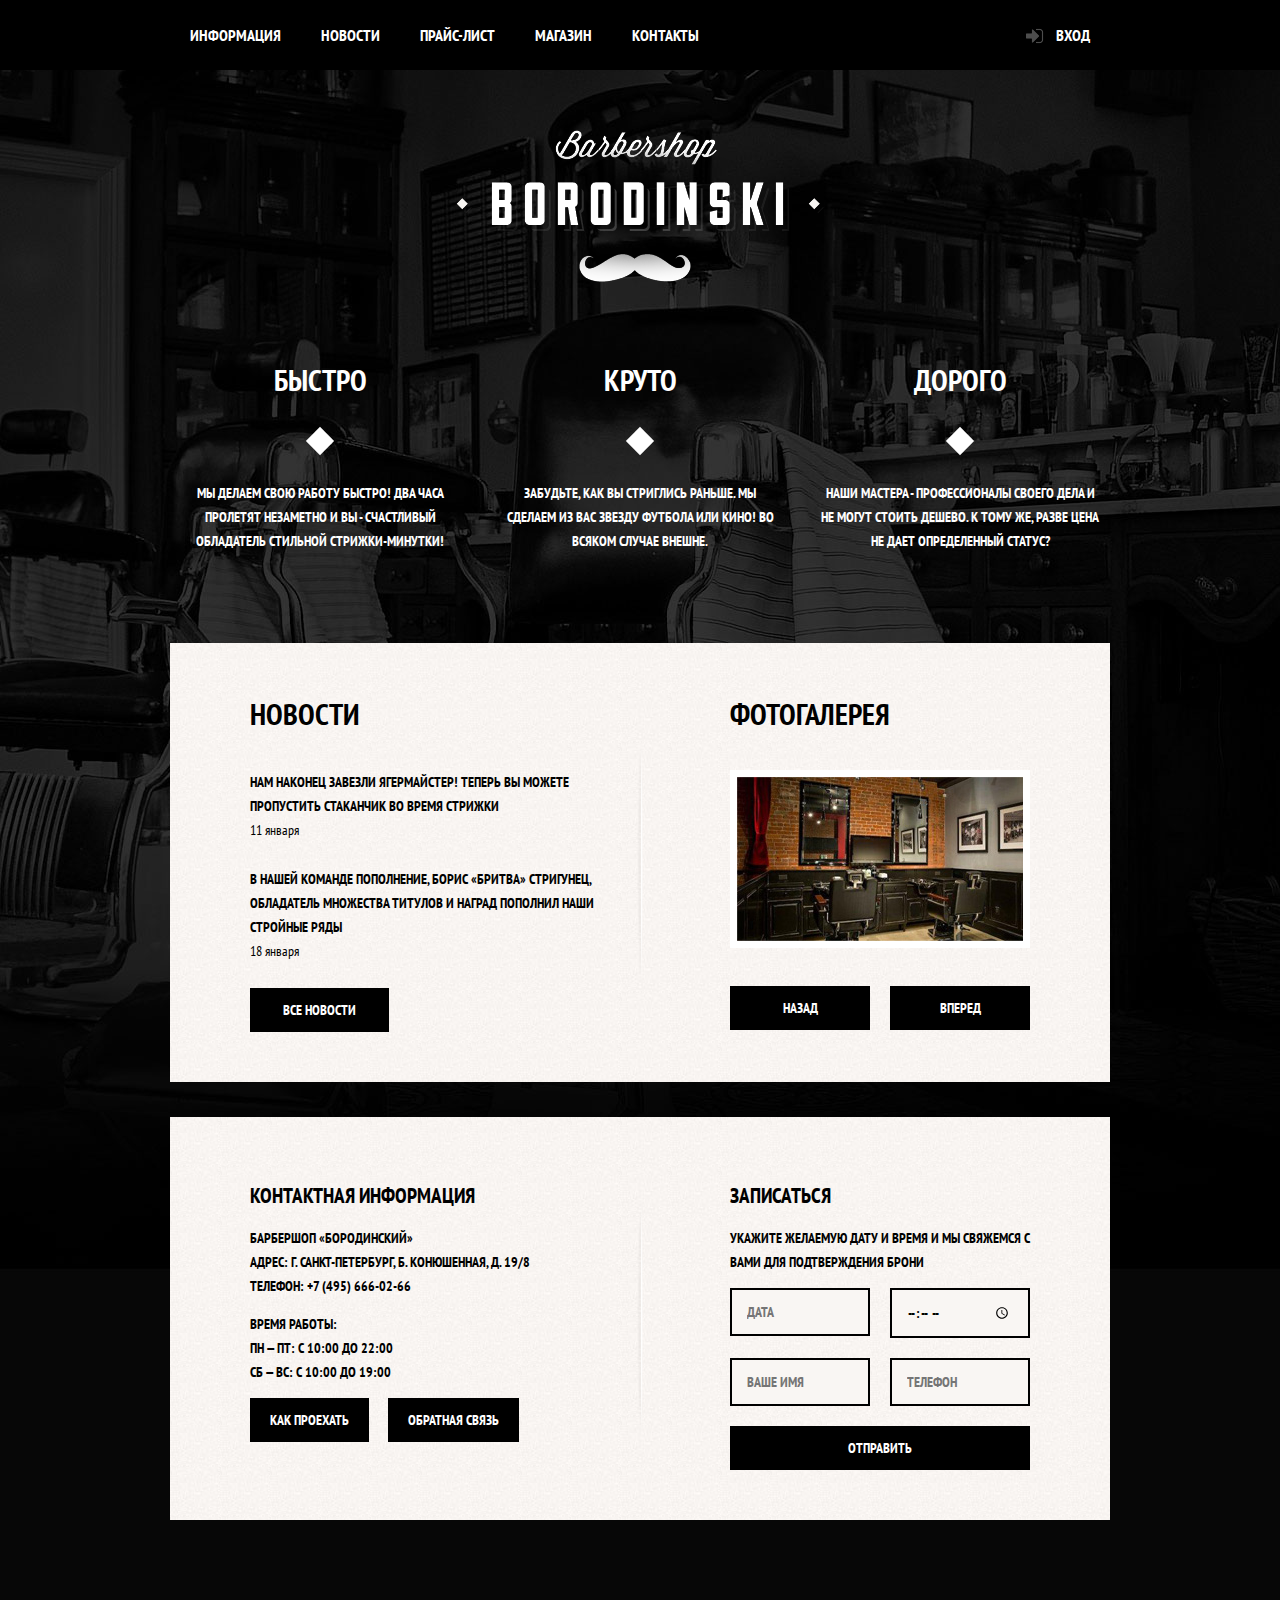
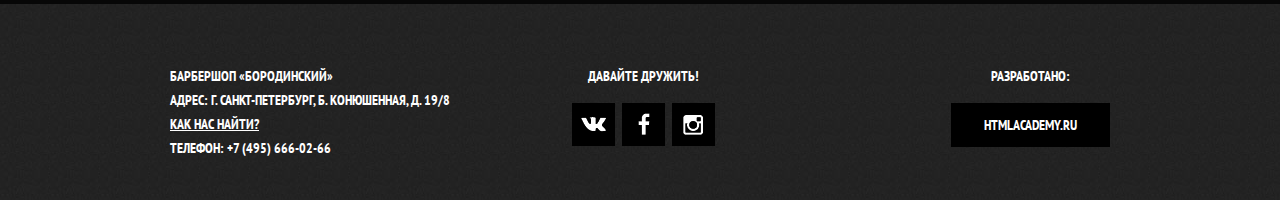
<file: index.html>
﻿<!DOCTYPE html>
<html>
  <head>
    <meta charset="utf-8">
	<link rel="stylesheet" href="css/normalize.css">
	<link rel="stylesheet" href="css/style.css" type="text/css">
	<link rel="stylesheet" href="https://fonts.googleapis.com/css?family=PT+Sans+Narrow:700&amp;subset=latin,cyrillic-ext">
    <title>Барбершоп «Бородинский»</title>
  </head>
	<body>
		<!-- Затемняющая шторка -->
		<div class="blind"></div> 
		<!--Хедер страницы -->
		<header class="main-header h">
			<div class="container c clearfix">
					<nav class="main-navigation y">
						<ul>
							<li><a href="index.html">Информация</a></li>
							<li><a href="#">Новости</a></li>
							<li><a href="price.html">Прайс-лист</a></li>
							<li><a href="shop.html">Магазин</a></li>
							<li><a href="#">Контакты</a></li>
						</ul>
					</nav>
					
					<div class="user-block y">
						<a class="login" href="form.html">Вход</a>  <!-- По клику открывается модальное окно с формой входа! -->
					</div>
			</div>
		</header>
		
		<!--Основная часть страницы -->
		<div class="container main-container h">
			<!--Логотип-->
			<div class="logo y">
				<a href="#"><img src="img/logo.png" width="368" height="152" alt="Барбершоп «Бородинский»"></a>
			</div>
			
			<!--Слоган из 3-х колонок -->
			<section class="slogan c clearfix">
				<div class="slogan-item y">
					<div class="slogan-title">Быстро</div>
					<p>Мы делаем свою работу быстро! Два часа пролетят незаметно и вы - счастливый обладатель стильной стрижки-минутки!</p>
				</div>
				
				<div class="slogan-item y">
					<div class="slogan-title">Круто</div>
					<p>Забудьте, как вы стриглись раньше. Мы сделаем из вас звезду футбола или кино! Во всяком случае внешне.</p>
				</div>
				
				<div class="slogan-item y">
					<div class="slogan-title">Дорого</div>
					<p>Наши мастера - профессионалы своего дела и не могут стоить дешево. К тому же, разве цена не дает определенный статус?</p>
				</div>
			</section>
			
			<!--Первое окно -->
			<div class="index-content c clearfix">
				<section class="index-content-column-left y">
					<h2 class="index-content-column-title">Новости</h2>
					<ul class="news">
						<li>
							<a href="#">Нам наконец завезли Ягермайстер! Теперь вы можете пропустить стаканчик во время стрижки</a><br>
							<time datetime="2013-09-25">11 января</time>
						</li>
						<li>
							<a href="#">В нашей команде пополнение, Борис «Бритва» Стригунец, обладатель множества титулов и наград пополнил наши стройные ряды</a><br>
							<time datetime="2013-09-19">18 января</time>
						</li>
					</ul>
					<a class="btn" href="#">Все новости</a>
				</section>
				
				<section class="index-content-column-right y">
					<h2 class="index-content-column-title">Фотогалерея</h2>
					<div class="gallery">
						<div class="gallery-image">
							<a href="#"><img src="img/caption.jpg" width="286" height="164" alt="Галерея"></a>   <!-- По клику открывается модальное окно с фотографией! -->
						</div>
						<button class="btn gallery-prev">Назад</button>
						<button class="btn gallery-next">Вперед</button>
					</div>
				</section>
			</div>
			
			<!--Второе окно -->
			<div class="index-content c clearfix">
				<section class="index-content-column-left y">
					<div class="main-contacts">
						<h2>Контактная информация</h2>
						<p>
							Барбершоп «Бородинский»<br>
							Адрес: г. Санкт-Петербург, Б. Конюшенная, д. 19/8<br>
							Телефон: +7 (495) 666-02-66
						</p>
						<p>
							Время работы:<br>
							пн — пт: с 10:00 до 22:00<br>
							сб — вс: с 10:00 до 19:00
						</p>
						<a class="btn open-map" href="map.html">Как проехать</a>
						<a class="btn" href="#">Обратная связь</a>
					</div>
				</section>
				
				<section class="index-content-column-right y">
					<div class="form">
						<h2>Записаться</h2>
						<p>Укажите желаемую дату и время и мы свяжемся с вами для подтверждения брони</p>
						<form action="/..." method="post">        <!--Вставь полный или относительный путь к серверному файлу (URL) -->
							<input type="data" name="data" value="" placeholder="Дата">
							<input type="time" name="time" value="" placeholder="Время">
							<input type="text" name="name" value="" placeholder="Ваше имя">
							<input type="tel" name="phone" value="" placeholder="Телефон">
							<button type="submit" class="btn">Отправить</button>
						</form>
					</div>
				</section>
			</div>
		</div>
		
		<!--Футер страницы -->
		<footer class="main-footer h">
			<div class="container c clearfix">
				<div class="footer-contacts y">
							Барбершоп «Бородинский»<br>
							Адрес: г. Санкт-Петербург, Б. Конюшенная, д. 19/8<br>
							<a class="open-map" href="map.html">Как нас найти?</a><br>
							Телефон: +7 (495) 666-02-66
				</div>
				
				<div class="footer-social y">
					<p>Давайте дружить!</p>
					<a class="social-btn social-btn-vk" href="#"></a>
					<a class="social-btn social-btn-fb" href="#"></a>
					<a class="social-btn social-btn-inst" href="#"></a>
				</div>
				
				<div class="footer-copyright y">
					<p>Разработано:</p>
					<a href="#" class="btn">HTMLAcademy.ru</a>       <!--Копирайт (сайт разрабов) -->
				</div>
			</div>
		</footer>
		
		<!-- Всплывающее модальное окно Вход-->
		<div class="modal-window">
			<!-- Кнопка Закрыть-->
			<div class="modal-window-close">
				закрыть
			</div>
			
			<h2>Личный кабинет</h2>
			<p>Введите пожалуйста свой логин и пароль</p>
			<form class="login-form" action="/echo" method="post">
				<input type="text" name="login" class="icon-user" placeholder="Логин" required>
				<input type="password" name="password" class="icon-password" placeholder="Пароль" required><br>
				<input type="checkbox" name="remember" id="remember-me" checked>
				<label for="remember-me">Запомните меня</label>
				<a href="#" class="restore">Я забыл пароль!</a>
				<button type="submit" class="btn">Войти</button>
			</form>
		</div>
		
		<!-- Всплывающее модальное окно Карта-->
		<div class="modal-content-map">
			<div class="modal-content-close">закрыть</div>
			<div class="modal-container">
				<div id="map" class="map-image">
				</div>
			</div>
		</div>

		<script src="js/script.js"></script>
		<script type="text/javascript" charset="utf-8" async src="https://api-maps.yandex.ru/services/constructor/1.0/js/?sid=y2CGXugQH0MIOYEFrCMbbpvY8io7dJtM&width=766&height=561&lang=ru_RU&sourceType=constructor&scroll=true&id=map"></script>

	</body>
  </html>
</file>
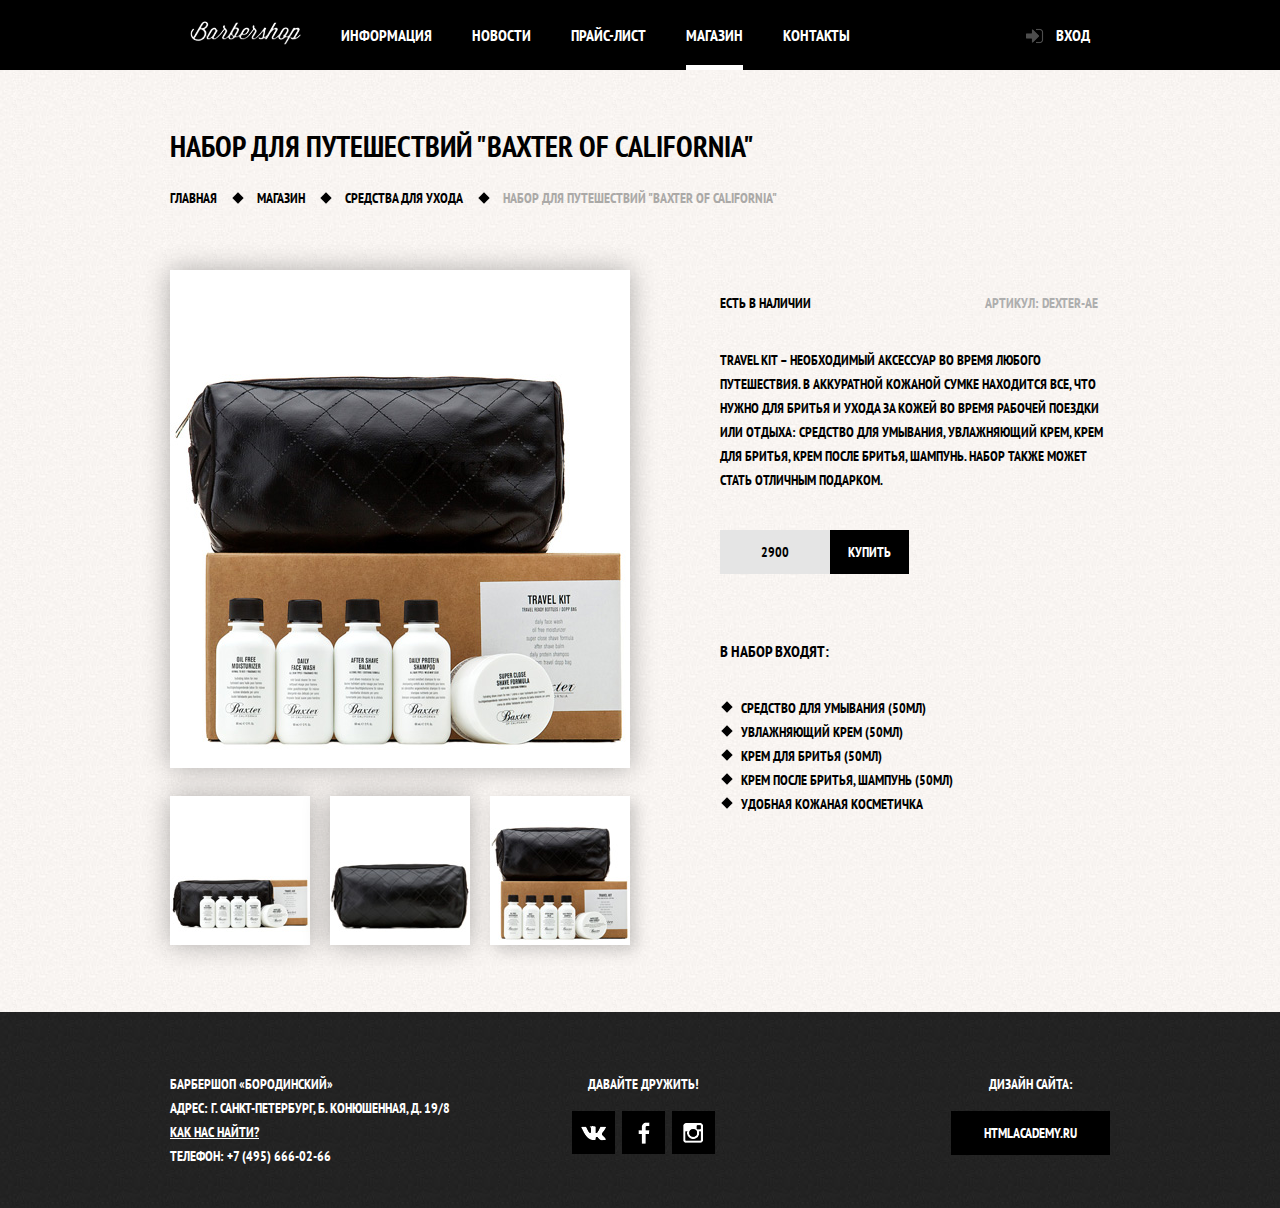
<file: item.html>
﻿<!DOCTYPE html>
<html>
  <head>
    <meta charset="utf-8">
	<link rel="stylesheet" href="css/normalize.css">
	<link rel="stylesheet" href="css/style.css" type="text/css">
	<link rel="stylesheet" href="https://fonts.googleapis.com/css?family=PT+Sans+Narrow:700&amp;subset=latin,cyrillic-ext">
    <title>Барбершоп "Страница товара" (item)</title>
  </head>
	<body class="item">
		<!-- Затемняющая шторка -->
		<div class="blind"></div> 
		<!--Хедер страницы -->
		<header class="main-header">
			<div class="container clearfix">
					<nav class="main-navigation">
						<ul>
							<li><a href="index.html"><img src="img/logo_header.png" width="111" height="24" alt="Логотип Барбершопа"></a></li>
							<li><a href="#">Информация</a></li>
							<li><a href="#">Новости</a></li>
							<li><a href="price.html">Прайс-лист</a></li>
							<li class="active"><a href="shop.html">Магазин</a></li>
							<li><a href="#">Контакты</a></li>
						</ul>
					</nav>
					
					<div class="user-block">
						<a class="login" href="form.html">Вход</a>  <!-- По клику открывается модальное окно с формой входа! -->
					</div>
			</div>
		</header>
		
		<!--Основная часть страницы -->
		<div class="container main-container clearfix">
			<!-- Заголовок -->
			<h1>Набор для путешествий "Baxter of California"</h1>

			
			<!-- Пагинатор местоположения страницы -->
			<div class="bread_crumbs">
				<ul>
					<li><a href="index.html">Главная</a></li>
					<li><a href="shop.html">Магазин</a></li>
					<li><a href="#">Средства для ухода</a></li>
					<li class="active"><a>Набор для путешествий "Baxter of California"</a></li>
				</ul>
			</div>
				
			<!-- Фото слайды -->
			<div class="content">
				<section class="content-column-left">
					<p class="main_caption">
						<img id="largeImg" src="img/big_image.jpeg" width="460" height="498" alt="BigImage">
					</p>
					<ul class="miniatures"  id="thumbs">
						<li class="caption">
							<a href="img/big_image_3.jpg" title="Image3"><img src="img/small_image_3.jpeg" width="140" height="149" alt="SmallImage1"></a>
						</li>
						<li class="caption">
							<a href="img/big_image_2.jpg" title="Image2"><img src="img/small_image_2.jpeg" width="140" height="149" alt="SmallImage2"></a>
						</li>
						<li class="caption">
							<a href="img/big_image.jpeg" title="Image1"><img src="img/small_image.jpeg" width="140" height="149" alt="SmallImage3"></a>
						</li>
					</ul>
				</section>
			</div>
				
			<!-- Текстовый блок справа-->
			<article class="content-column-right">
				<div class="text_box">
					<div class="footnotes clearfix">
						<div class="art">Артикул: Dexter-AE</div>
						<div class="availability clearfix">Есть в наличии</div>  <!-- Заменить имя класса (дибильное). Вместо div нужно по ТЗ - p -->
					</div>
					<p>Travel Kit – необходимый аксессуар во время любого путешествия. В аккуратной кожаной сумке находится все, что нужно для бритья и ухода за кожей во время рабочей поездки или отдыха: средство для умывания, увлажняющий крем, крем для бритья, крем после бритья, шампунь. Набор также может стать отличным подарком.</p>
					<div class="price">2900
					</div>
					<div class="btn">Купить
					</div>
					<h3>В набор входят:</h3>
					<ul class="list">
						<li>Средство для умывания (50мл)</li>
						<li>Увлажняющий крем (50мл)</li>
						<li>Крем для бритья (50мл)</li>
						<li>Крем после бритья, шампунь (50мл)</li>
						<li>Удобная кожаная косметичка</li>
					</ul>
				</div>
			</article>
			
		</div>
		
		<!--Футер страницы -->
		<footer class="main-footer">
			<div class="container c clearfix">
				<div class="footer-contacts">
							Барбершоп «Бородинский»<br>
							Адрес: г. Санкт-Петербург, Б. Конюшенная, д. 19/8<br>
							<a class="open-map" href="map.html">Как нас найти?</a><br>
							Телефон: +7 (495) 666-02-66
				</div>
				
				<div class="footer-social">
					<p>Давайте дружить!</p>
					<a class="social-btn social-btn-vk" href="#"></a>
					<a class="social-btn social-btn-fb" href="#"></a>
					<a class="social-btn social-btn-inst" href="#"></a>
				</div>
				
				<div class="footer-copyright">
					<p>Дизайн сайта:</p>
					<a href="#" class="btn">HTMLAcademy.ru</a>       <!--Копирайт (сайт разрабов) -->
				</div>
			</div>
		</footer>
		
		<!-- Всплывающее модальное окно Вход-->
		<div class="modal-window">
			<!-- Кнопка Закрыть-->
			<div class="modal-window-close">
				закрыть
			</div>
			
			<h2>Личный кабинет</h2>
			<p>Введите пожалуйста свой логин и пароль</p>
			<form class="login-form" action="/echo" method="post">
				<input type="text" name="login" class="icon-user" placeholder="Логин" required>
				<input type="password" name="password" class="icon-password" placeholder="Пароль" required><br>
				<input type="checkbox" name="remember" id="remember-me" checked>
				<label for="remember-me">Запомните меня</label>
				<a href="#" class="restore">Я забыл пароль!</a>
				<button type="submit" class="btn">Войти</button>
			</form>
		</div>
		
		<!-- Всплывающее модальное окно Карта-->
		<div class="modal-content-map">
			<div class="modal-content-close">закрыть</div>
			<div class="modal-container">
				<div id="map" class="map-image">
				</div>
			</div>
		</div>
		
		<script src="js/script.js"></script>
		<script type="text/javascript" charset="utf-8" async src="https://api-maps.yandex.ru/services/constructor/1.0/js/?sid=y2CGXugQH0MIOYEFrCMbbpvY8io7dJtM&width=766&height=561&lang=ru_RU&sourceType=constructor&scroll=true&id=map"></script>
		
	</body>
  </html>
</file>
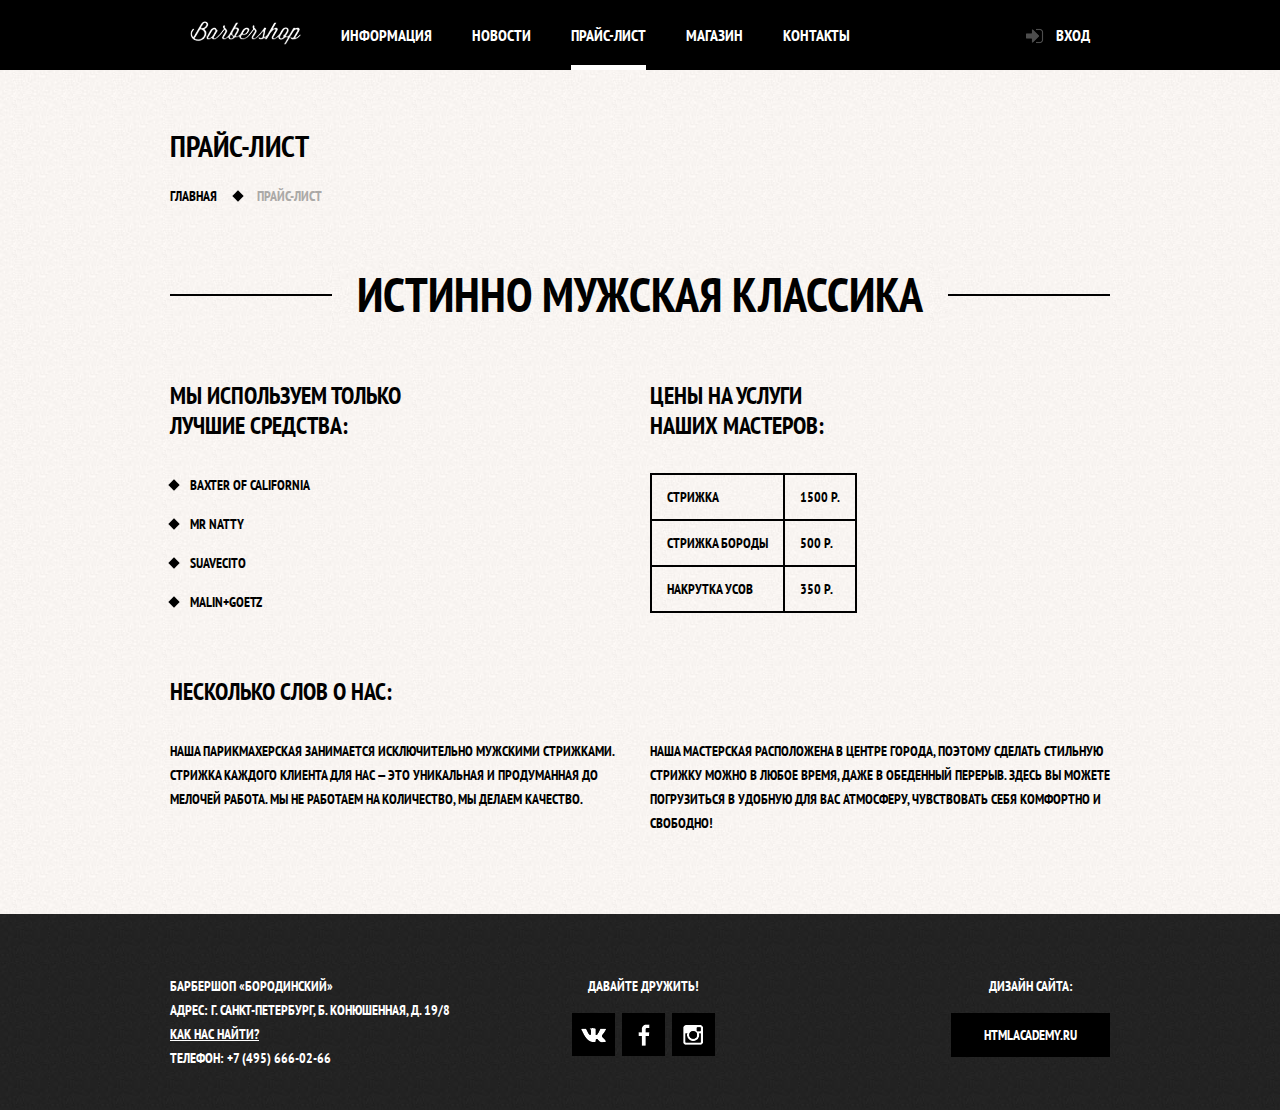
<file: price.html>
﻿<!DOCTYPE html>
<html>
  <head>
    <meta charset="utf-8">
	<link rel="stylesheet" href="css/normalize.css">
	<link rel="stylesheet" href="css/style.css" type="text/css">
	<link rel="stylesheet" href="https://fonts.googleapis.com/css?family=PT+Sans+Narrow:700&amp;subset=latin,cyrillic-ext">
    <title>Барбершоп Прайс-лист (inner_page)</title>
  </head>
	<body class="inner_page">
		<!-- Затемняющая шторка -->
		<div class="blind"></div> 
		<!--Хедер страницы -->
		<header class="main-header">
			<div class="container clearfix">
					<nav class="main-navigation">
						<ul>
							<li><a href="index.html"><img src="img/logo_header.png" width="111" height="24" alt="Логотип Барбершопа"></a></li>
							<li><a href="#">Информация</a></li>
							<li><a href="#">Новости</a></li>
							<li class="active"><a href="price.html">Прайс-лист</a></li>
							<li><a href="shop.html">Магазин</a></li>
							<li><a href="#">Контакты</a></li>
						</ul>
					</nav>
					
					<div class="user-block">
						<a class="login" href="form.html">Вход</a>  <!-- По клику открывается модальное окно с формой входа! -->
					</div>
			</div>
		</header>
		
		<!--Основная часть страницы -->
		<div class="container main-container">
			<!-- Заголовок внутренней странички -->
			<div class="inner-page-title">
				<h1>Прайс-лист</h1>
					
				<!-- Пагинатор местоположения страницы -->
				<div class="bread_crumbs">
					<ul>
						<li><a href="#">Главная</a></li>
						<li class="active"><a>Прайс-лист</a></li>
					</ul>
				</div>
			</div>
			
			<!-- Основной контент внутренней странички-->
			<div class="inner-content">
				
				<div class="big-header">		<!-- Заголовок -->
					<h2>Истинно мужская классика</h2>
				</div>
          
				<div class="inner-content-columns clearfix">	<!-- Первый блок из двух колонок (список и таблица) -->
					<div class="inner-content-column-left">
						<h2>Мы используем только<br> лучшие средства:</h2>
						<ul class="list-1">
							<li>Baxter of California</li>
							<li>Mr Natty</li>
							<li>Suavecito</li>
							<li>Malin+Goetz</li>
						</ul>
					</div>
					<div class="inner-content-column-right">
						<h2>Цены на услуги<br> наших мастеров:</h2>
						<table class="price-table">
							<tr>
								<td>Стрижка</td>
								<td>1500 р.</td>
							</tr>
							<tr>
								<td>Стрижка бороды</td>
								<td>500 Р.</td>
							</tr>
							<tr>
								<td>Накрутка усов</td>
								<td>350 р.</td>
							</tr>
						</table>
					</div>
				</div>
				
				<div class="inner-content-columns clearfix">	<!-- Второй блок из двух колонок (текст) -->
					<h2>Несколько слов о нас:</h2>
					<div class="inner-content-column-left">
						<p class="block-text">Наша парикмахерская занимается исключительно мужскими стрижками. Стрижка каждого клиента для нас — это уникальная и продуманная до мелочей работа. Мы не работаем на количество, мы делаем качество.</p>
					</div>
					<div class="inner-content-column-right">
						<p class="block-text">Наша мастерская расположена в центре города, поэтому сделать стильную стрижку можно в любое время, даже в обеденный перерыв. Здесь вы можете погрузиться в удобную для вас атмосферу, чувствовать себя комфортно и свободно!</p>
					</div>
				</div>
			</div>
		</div>
		
		<!--Футер страницы -->
		<footer class="main-footer">
			<div class="container c clearfix">
				<div class="footer-contacts">
							Барбершоп «Бородинский»<br>
							Адрес: г. Санкт-Петербург, Б. Конюшенная, д. 19/8<br>
							<a class="open-map" href="map.html">Как нас найти?</a><br>
							Телефон: +7 (495) 666-02-66
				</div>
				
				<div class="footer-social">
					<p>Давайте дружить!</p>
					<a class="social-btn social-btn-vk" href="#"></a>
					<a class="social-btn social-btn-fb" href="#"></a>
					<a class="social-btn social-btn-inst" href="#"></a>
				</div>
				
				<div class="footer-copyright">
					<p>Дизайн сайта:</p>
					<a href="#" class="btn">HTMLAcademy.ru</a>       <!--Копирайт (сайт разрабов) -->
				</div>
			</div>
		</footer>
		
		<!-- Всплывающее модальное окно Вход-->
		<div class="modal-window">
			<!-- Кнопка Закрыть-->
			<div class="modal-window-close">
				закрыть
			</div>
			
			<h2>Личный кабинет</h2>
			<p>Введите пожалуйста свой логин и пароль</p>
			<form class="login-form" action="/echo" method="post">
				<input type="text" name="login" class="icon-user" placeholder="Логин" required>
				<input type="password" name="password" class="icon-password" placeholder="Пароль" required><br>
				<input type="checkbox" name="remember" id="remember-me" checked>
				<label for="remember-me">Запомните меня</label>
				<a href="#" class="restore">Я забыл пароль!</a>
				<button type="submit" class="btn">Войти</button>
			</form>
		</div>
		
		<!-- Всплывающее модальное окно Карта-->
		<div class="modal-content-map">
			<div class="modal-content-close">закрыть</div>
			<div class="modal-container">
				<div id="map" class="map-image">
				</div>
			</div>
		</div>
		
		<script src="js/script.js"></script>
		<script type="text/javascript" charset="utf-8" async src="https://api-maps.yandex.ru/services/constructor/1.0/js/?sid=y2CGXugQH0MIOYEFrCMbbpvY8io7dJtM&width=766&height=561&lang=ru_RU&sourceType=constructor&scroll=true&id=map"></script>

	</body>
  </html>
</file>
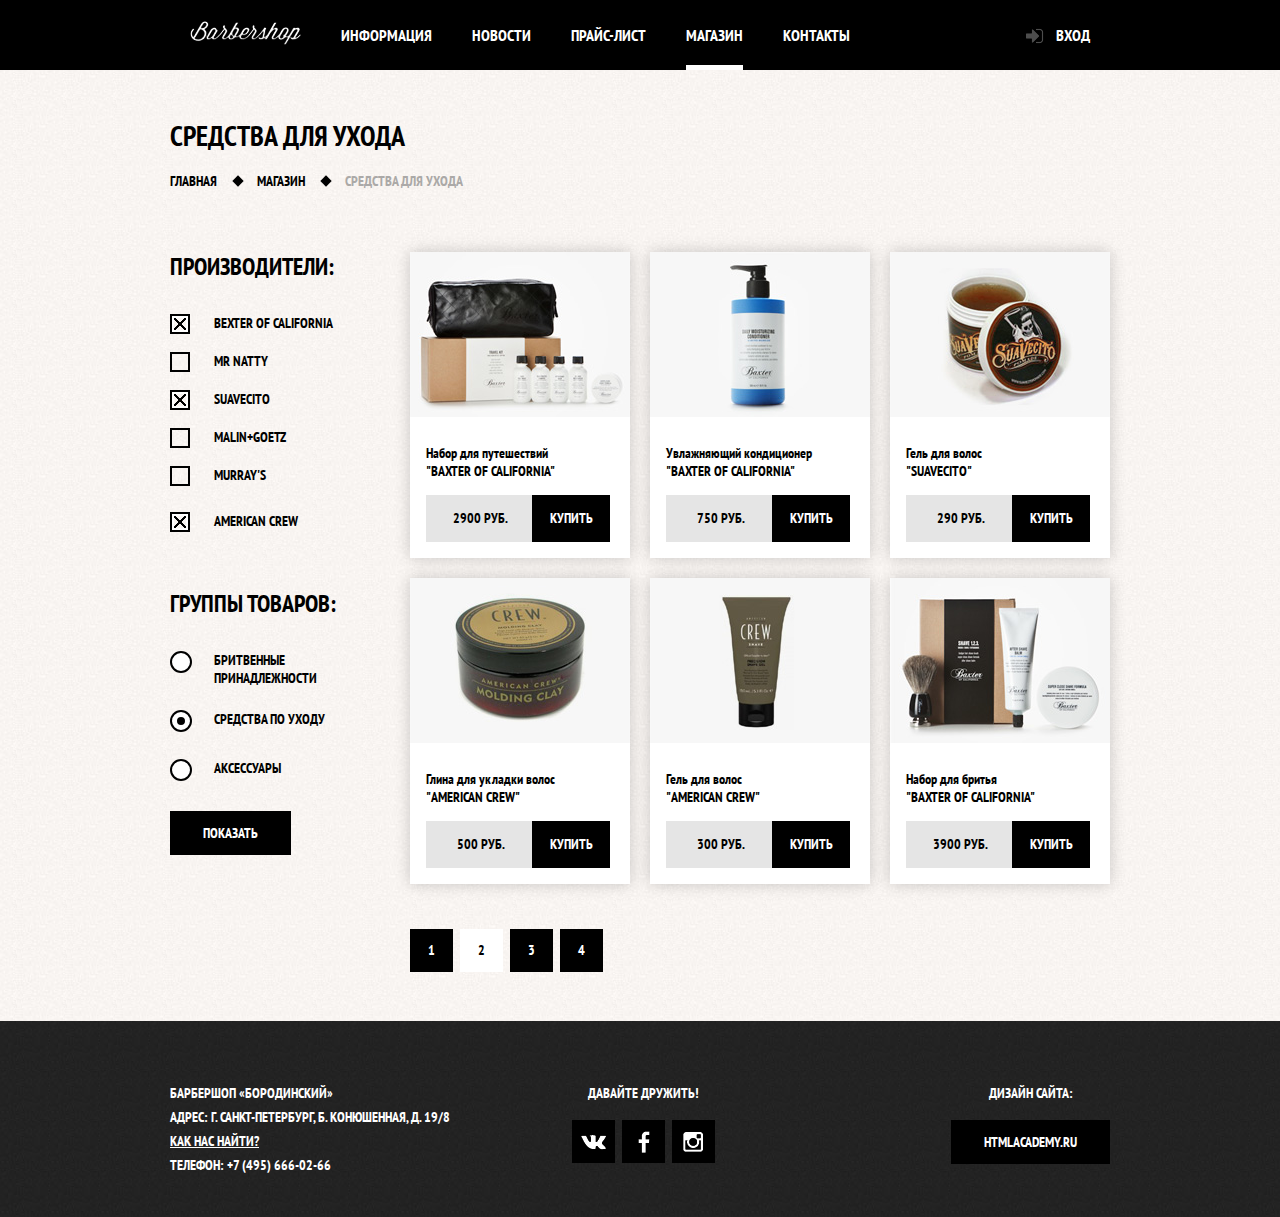
<file: shop.html>
﻿<!DOCTYPE html>
<html>
  <head>
    <meta charset="utf-8">
	<link rel="stylesheet" href="css/normalize.css">
	<link rel="stylesheet" href="css/style.css" type="text/css">
	<link rel="stylesheet" href="https://fonts.googleapis.com/css?family=PT+Sans+Narrow:700&amp;subset=latin,cyrillic-ext">
    <title>Барбершоп "Магазин" (shop)</title>
  </head>
	<body class="shop">
		<!-- Затемняющая шторка -->
		<div class="blind"></div> 
		<!--Хедер страницы -->
		<header class="main-header">
			<div class="container clearfix">
					<nav class="main-navigation">
						<ul>
							<li><a href="index.html"><img src="img/logo_header.png" width="111" height="24" alt="Логотип Барбершопа"></a></li>
							<li><a href="#">Информация</a></li>
							<li><a href="#">Новости</a></li>
							<li><a href="price.html">Прайс-лист</a></li>
							<li class="active"><a href="shop.html">Магазин</a></li>
							<li><a href="#">Контакты</a></li>
						</ul>
					</nav>
					
					<div class="user-block">
						<a class="login" href="form.html">Вход</a>  <!-- По клику открывается модальное окно с формой входа! -->
					</div>
			</div>
		</header>
		
		<!--Основная часть страницы -->
		<div class="container clearfix">
			<!-- Заголовок -->
			<h1>Средства для ухода</h1>

			
			<!-- Пагинатор местоположения страницы -->
			<div class="bread_crumbs">
				<ul>
					<li><a href="index.html">Главная</a></li>
					<li><a href="#">Магазин</a></li>
					<li><a class="active" href="#">Средства для ухода</a></li>
				</ul>
			</div>
				
			<!-- Форма выбора категорий товара -->
			<div class="left-part-form">
				<form action="/echo" method="post">
					<!-- Блок Производители (чекбоксы) -->
					<fieldset class="group-inputs">
						<legend>Производители:</legend>
							<input type="checkbox" id="check01" name="checkbox" value="" checked>
							<label for="check01">Bexter of California</label>
							<input type="checkbox" id="check02" name="checkbox" value="">
							<label for="check02">Mr Natty</label>
							<input type="checkbox" id="check03" name="checkbox" value="" checked>
							<label for="check03">Suavecito</label>
							<input type="checkbox" id="check04" name="checkbox" value="">
							<label for="check04">Malin+Goetz</label>
							<input type="checkbox" id="check05" name="checkbox" value="">
							<label for="check05">Murray's</label>
							<input type="checkbox" id="check06" name="checkbox" value="" checked>
							<label for="check06">American crew</label>
					</fieldset>
						
					<!-- Блок Группы товаров (радиобаттоны) -->
					<fieldset class="group-inputs">
						<legend>Группы товаров:</legend>
							<input type="radio" name="radiobutton" id="shaving_accessories">
							<label for="shaving_accessories">Бритвенные принадлежности</label>
							<input type="radio" name="radiobutton" id="care_products" checked>
							<label for="care_products">Средства по уходу</label>
							<input type="radio" name="radiobutton" id="accessories">
							<label for="accessories">Аксессуары</label>
					</fieldset>	
					
					<button type="submit" class="btn">Показать</button>
				</form>
			</div>
				
			<!-- Основная часть -->
			<div class="right-part-items clearfix">
				<div class="product-group clearfix">
					<article class="product-item">
						<a class="card" href="item.html">
							<img src="img/picture_1.jpg" width="220" height="165" alt="Товар 1">
							<h2>Набор для путешествий<br><span>"Baxter of California"</span></h2>
						</a>
						<div class="price">
							2900 руб.
						</div>
						<div class="buy">
							Купить
						</div>
					</article>
					
					<article class="product-item">
						<a class="card" href="#">
							<img src="img/picture_2.jpeg" width="220" height="165" alt="Товар 2">
							<h2>Увлажняющий кондиционер<br><span>"Baxter of California"</span></h2>
						</a>
						<div class="price">
							750 руб.
						</div>
						<div class="buy">
							Купить
						</div>
					</article>
					
					<article class="product-item">
						<a class="card" href="#">
							<img src="img/picture_3.jpeg" width="220" height="165" alt="Товар 3">
							<h2>Гель для волос<br><span>"Suavecito"</span></h2>
						</a>
						<div class="price">
							290 руб.
						</div>
						<div class="buy">
							Купить
						</div>
					</article>
					
					<article class="product-item">
						<a class="card" href="#">
							<img src="img/picture_4.jpeg" width="220" height="165" alt="Товар 4">
							<h2>Глина для укладки волос<br><span>"American Crew"</span></h2>
						</a>
						<div class="price">
							500 руб.
						</div>
						<div class="buy">
							Купить
						</div>
					</article>
					
					<article class="product-item">
						<a class="card" href="#">
							<img src="img/picture_5.jpeg" width="220" height="165" alt="Товар 5">
							<h2>Гель для волос<br><span>"American Crew"</span></h2>
						</a>
						<div class="price">
							300 руб.
						</div>
						<div class="buy">
							Купить
						</div>
					</article>
					
					<article class="product-item">
						<a class="card" href="#">
							<img src="img/picture_6.jpeg" width="220" height="165" alt="Товар 6">
							<h2>Набор для бритья<br><span>"Baxter of California"</span></h2>
						</a>
						<div class="price">
							3900 руб.
						</div>
						<div class="buy">
							Купить
						</div>
					</article>
				</div>
				
				<!-- Пагинатор страниц -->
				<div class="paginator">
					<ul class="paginator-list">
						<li class="btn"><a href="#">1</a></li>
						<li class="active btn"><a href="#">2</a></li>
						<li class="btn"><a href="#">3</a></li>
						<li class="btn"><a href="#">4</a></li>
					</ul>
				</div>
			</div>
			
		</div>
		
		<!--Футер страницы -->
		<footer class="main-footer">
			<div class="container c clearfix">
				<div class="footer-contacts">
							Барбершоп «Бородинский»<br>
							Адрес: г. Санкт-Петербург, Б. Конюшенная, д. 19/8<br>
							<a class="open-map" href="map.html">Как нас найти?</a><br>
							Телефон: +7 (495) 666-02-66
				</div>
				
				<div class="footer-social">
					<p>Давайте дружить!</p>
					<a class="social-btn social-btn-vk" href="#"></a>
					<a class="social-btn social-btn-fb" href="#"></a>
					<a class="social-btn social-btn-inst" href="#"></a>
				</div>
				
				<div class="footer-copyright">
					<p>Дизайн сайта:</p>
					<a href="#" class="btn">HTMLAcademy.ru</a>       <!--Копирайт (сайт разрабов) -->
				</div>
			</div>
		</footer>
		
		<!-- Всплывающее модальное окно Вход-->
		<div class="modal-window">
			<!-- Кнопка Закрыть-->
			<div class="modal-window-close">
				закрыть
			</div>
			
			<h2>Личный кабинет</h2>
			<p>Введите пожалуйста свой логин и пароль</p>
			<form class="login-form" action="/echo" method="post">
				<input type="text" name="login" class="icon-user" placeholder="Логин" required>
				<input type="password" name="password" class="icon-password" placeholder="Пароль" required><br>
				<input type="checkbox" name="remember" id="remember-me" checked>
				<label for="remember-me">Запомните меня</label>
				<a href="#" class="restore">Я забыл пароль!</a>
				<button type="submit" class="btn">Войти</button>
			</form>
		</div>
		
		<!-- Всплывающее модальное окно Карта-->
		<div class="modal-content-map">
			<div class="modal-content-close">закрыть</div>
			<div class="modal-container">
				<div id="map" class="map-image">
				</div>
			</div>
		</div>
		
		<script src="js/script.js"></script>
		<script type="text/javascript" charset="utf-8" async src="https://api-maps.yandex.ru/services/constructor/1.0/js/?sid=y2CGXugQH0MIOYEFrCMbbpvY8io7dJtM&width=766&height=561&lang=ru_RU&sourceType=constructor&scroll=true&id=map"></script>
		
	</body>
  </html>
</file>
<file: css/style.css>
﻿body {						/* Данные, общие для всей странички */
	font-size: 14px;
	line-height: 24px;
	font-family: "PT Sans Narrow", sans-serif;
	font-weight: 700;
	text-transform: uppercase;
	color: #fff;
	min-width: 960px;
	background: #111 url("../img/bg2.jpeg") no-repeat center top;
}

body.shop, body.item, body.inner_page {					/* Тело внутренних страниц */
	background: #f8f5f2 url("../img/block_bg.jpeg") repeat center top;
	color: #000;
}

.shop .main-footer, .item .main-footer, .inner_page .main-footer {		/* Футер внутренних страниц */
	background: #252525 url("../img/footer_bg.jpeg");
	color: #fff;
}

.container {         /* Общий контейнер шириной 940px */
	width: 940px;
	margin: 0 auto;
	padding: 0 10px;
}

.main-container {
	margin: 45px auto;
	margin-bottom: 84px;
	padding: 0 10px;
}

.clearfix:after {    /* Класс CLEARFIX */
	content: "";
	display: table;
	clear: both;
}

/* Хедер ----------------------------------------------------------*/
.main-header {          /* Хедер */
	margin-top: 0px;
	margin-bottom: 60px;
	background: #000;
}

.main-navigation {     /* Меню хедера */
	float: left;
	width: 810px;
}

.user-block {          /* Пользовательский блок */
	float: right;
	max-width: 140px;
}

.main-navigation ul {   /* Список меню хедера */
	margin: 0;
	padding: 0;
	font-size: 0;  /* борьба с пробелами в инлайн-блоках! */
	list-style: none;
}

.main-navigation li {    /* Элементы списка меню хедера */
	display: inline-block;
	font-size: 16px;
	line-height: 20px;
	vertical-align: top;
}

.main-navigation a {    /* Ссылки в меню хедера */
	display: block;
	padding: 25px 20px;
	text-decoration: none;
	color: #fff;
}

.main-navigation a:hover {   /* Ссылки при наведении */
	background: #242424;
	cursor: pointer;
}

.main-navigation .active a {  /* Активная ссылка меню хедера */
	position: relative;
}

.main-navigation .active a:hover {  /* Активная ссылка меню хедера при наведении */
	background: none;
	cursor: default;
}

.main-navigation .active a:after {  /* Псевдоэлемент активной ссылки меню хедера */
	content: "";
	position: absolute;
	bottom: 0;
	left: 20px;
	right: 20px;
	height: 5px;
	background: white;
}

.login {                     /* Ссылка пользовательского блока */
	position: relative;
	display: inline-block;
	vertical-align: top;
	padding: 25px 20px;
	padding-left: 50px;
	font-size: 16px;
	line-height: 20px;
	text-decoration: none;
	color: #fff;
}

.login:hover {             /* Ссылка пользовательского блока при наведении*/
	background: #242424;
}

.login:before {            /* Псевдоэлемент (картинка)ссылки пользовательского блока */
	content: "";
	position: absolute;
	top: 28px;
	left: 20px;
	width: 18px;
	height: 16px;
	background: url("../img/icon_enter.png") no-repeat;
	/*background-position: 0 -212px;*/
}

.login:hover:before {											/* Псевдоэлемент (картинка)ссылки пользовательского блока при наведении */
	background: url("../img/icon_enter2.png") no-repeat;
}

/*-------------------------------------------------------------*/
.logo {					/* Логотип */
	width: 368px;
	height: 152px;
	margin: 0 auto;
	margin-bottom: 77px;
}

.logo img {				/* Логотип (картинка) */
	width: 368px;
	height: 152px;
}

.slogan {				/* Слоган (из 3 колонок) */
	margin-bottom: 80px;
}

.slogan-item {			/* Колонки слогана */
	float: left;
	width: 300px;
	margin-right: 20px;
	text-align: center;
}

.slogan-item:last-child {		/* Последняя колонка слогана */
	margin-right: 0;
}

.slogan-title {					/* Заголовки слоганов */
	position: relative;
	padding-bottom: 50px;
	margin-bottom: 30px;
	font-size: 30px;
	line-height: 42px;
}

.slogan-item p {					/* Текст слоганов */
	margin: 10px;
}

.slogan-title:after {			/* Псевдоэлемент после заголовка слоганов */
	content: "";
	position: absolute;
	bottom: 0;
	left: 50%;
	display: block;
	width: 20px;
	height: 20px;
	margin-left: -10px;
	background: #fff;
	transform: rotate(45deg);
}

.index-content {						/* Белые окошки */
	margin-bottom: 35px;
	padding: 50px 80px;
	color: #000;
	background:
				url("../img/vert_line.png") no-repeat center,
				#f8f5f2 url("../img/block_bg.jpeg");
}

.index-content-column-left {			/* Левая колонка окошка */
	width: 350px;
}

.index-content-column-right {			/* Правая колонка окошка */
	width: 300px;
}

.index-content-column-left {			/* Левая колонка окошка */
	float: left;
}

.index-content-column-right {			/* Правая колонка окошка */
	float: right;
}

.index-content-column-title {			/* Заголовок колонки */
	margin: 0;
	margin-bottom: 35px;
	font-size: 30px;
	line-height: 42px;
}

.news {							/* Блок новостей в левой колонке */
	margin: 0;
	padding: 0;
	list-style: none;
}

.news li {						/* Элементы блока новостей */
	margin-bottom: 25px;
}

.news time {						/* Дата в блоке новостей */
	text-transform: none;
	font-weight: normal;
}

.news a {
	text-decoration: none;
	color: #000;
}

.btn {							/* Класс .BTN кнопок */
	display: inline-block;
	vertical-align: top;
	padding: 10px 33px;
	margin-right: 16px;
	font-size: 14px;
	font-family: "PT Sans Narrow", sans-serif;
	font-weight: 700;
	line-height: 24px;
	text-decoration: none;
	text-transform: uppercase;
	text-align: center;
	color: #fff;
	background: #000;
	border: none;
	outline: none;
	cursor: pointer;
}

.btn:hover,
.btn:active {					/* Поведение кнопок по наведению и нажатию */
	background: #663d15;
}

.btn:disabled {					/* ПОведение неактивных (отключенных) кнопок */
	cursor: default;
	opacity: .5;
}

.btn:disabled:hover {			/* Поведение неактивных кнопок при наведении */
	background: #000;
}

.main-contacts .btn {
	padding-right: 20px;
	padding-left: 20px;
}

.main-contacts .btn:last-child {
	margin-right: 0;
}

.gallery{						/* Блок галареи в правой колонке */
	position: relative;
	height: 260px;
}

.gallery-image {					/*  */
	height: 164px;
	margin: 0;
	border: 7px solid white;
	background: #ccc;
}

.gallery-image img {				/* Изображение в блоке галереи */
	width: 286px;
	height: 164px;
}

.gallery .btn {					/* Кнопки в блоке галереи */
	position: absolute;
	bottom: 0;
	width: 140px;
	margin: 0;
}

.gallery-prev {					/* Кнопка НАЗАД в блоке галереи */
	left: 0;
}

.gallery-next {					/* Кнопка ВПЕРЕД в блоке галереи */
	right: 0;
}

.content p {						/* Абзац в левой колонке второго белого окошка */
	margin: 0;
	margin-bottom: 25px;
}

.form  input {						/* Форма в правой колонке второго окошка */
	float: left;
	margin-right: 20px;
	margin-bottom: 20px;
	width: 106px;
	padding: 10px 15px;
	border: 2px solid #000;
	font-family: "PT Sans Narrow", sans-serif;
	font-size: 14px;
	line-height: 24px;
	text-transform: uppercase;
	color: #000;
	background: #f9f6f3;
	outline: none;
}

.form  input:focus {					/* Поля ввода формы при фокусе на них */
	border: 2px solid #663d15;
}

.form  input:nth-child(even) {			/* Четные поля ввода формы */
	margin-right: 0;
}

.form .btn {							/* Кнопки формы */
	clear: both;
	width: 100%;
}

/* Пагинатор Хлебные крошки (внутренние странички) -----------------*/
.bread_crumbs {								/* Пагинатор Хлебные крошки */
	max-width: 700px;
	margin: 0;
	margin-bottom: 35px;
}

.bread_crumbs ul {   /* Список меню пагинатора */
	margin: 0;
	padding: 0;
	font-size: 0;  /* борьба с пробелами в инлайн-блоках! */
	list-style: none;
}

.bread_crumbs li {    /* Элементы списка меню пагинатора */
	display: inline;			/* inline-block  не нужен! */
	font-size: 14px;
	line-height: 20px;
	vertical-align: top;
}

.bread_crumbs a {    /* Ссылки в меню пагинатора */  
	padding: 10px 0px;
	padding-right: 40px;

	position: relative;
	text-decoration: none;
	color: #000;
}

.bread_crumbs li.active a:after {		/* Скрыть псевдоэлемент активной ссылки пагинатора (как вариант) */
	display: none;
}

.bread_crumbs a:after {		/* Псевдолементы ссылок пагинатора. */
	content: "";
	display: block;
	position: absolute;
	top: 15px;
	right: 15px;    				
	width: 8px;
	height: 8px;
	background-color: #000;
	transform: rotate(45deg);
}

.bread_crumbs a:hover:after {			/* При наведении на псевдоэлемент курсор "не сигналит" о ссылке */
	cursor: default;
}

.bread_crumbs a:hover {   /* Ссылки пагинатора при наведении */
	cursor: pointer;
}

.bread_crumbs .active a {  /* Активная ссылка меню пагинатора */
	position: relative;
	color: #aba9a7;	
	cursor: default;
	pointer-events: none;	/* Отменяем события по клику */	
}

.bread_crumbs .active a:hover {  /* Активная ссылка меню пагинатора при наведении */
	background: none;
	cursor: default;
}

/* Стили странички "Магазин" (shop) -----------------------------*/
.shop .main-header {
	margin-bottom: 54px;
}

.shop h1 {
	margin-top: 0;
	margin-bottom: 23px;
}

.shop .bread_crumbs {
	margin-bottom: 54px;
}

.shop .bread_crumbs .active {
	color: #aba9a7;
	pointer-events: none;	/* Отменяем события по клику */	
}

.shop .bread_crumbs .active:after {
	display: none;
}

.shop .left-part-form {
	width: 190px;
	float: left;
}

.shop .group-inputs {
	border: none;
	margin: 0;
	padding: 0;
	padding-top: 32px;
	font-size: 24px;
	line-height: 30px;
}

.shop .group-inputs:nth-of-type(2) {
	margin-top: 55px;
}

.shop .left-part-form input[type="radio"] {		/* Истинные радиокнопки */
	display: none;
}

.shop .left-part-form input[type="radio"] + label {		/* Лейбл после радиокнопки */
	display: inline-block;
	vertical-align: middle;
	font-family: 'PT Sans Narrow', Arial, sans-serif;
	font-size: 14px;
	line-height: 18px;
	color: #000;
	margin-left: 44px;
	cursor: pointer;
	margin-bottom: 23px;
	position: relative;
}

.shop .left-part-form input[type="radio"] + label::before {	/* Псевдоэлемент лейбла, стоящего после радиокнопки */
	content: "";
	vertical-align: middle;
	width: 18px;
	height: 18px;
	position: absolute;
	left: -44px;
	top: 0;
	background-color: #fff;
	border-radius: 50%;
	border: 2px solid #000;
}

.shop .left-part-form input[type="radio"]:checked + label::before {	/* Псевдоэлемент лейбла, стоящего после  УСТАНОВЛЕННОЙ радиокнопки */
	content: "";
	position: absolute;
	left: -42px;
	top: 2px;
	width: 8px;
	height: 8px;
	background-color: #000;
	border-radius: 50%;
	border: 5px solid #fff;
	box-shadow: 0 0 0 2px rgba(0,0,0,1);
}

.shop .left-part-form input[type="checkbox"] {		/* Истинный чекбокс */
	display: none;
}

.shop .left-part-form input[type="checkbox"] + label {	/* Лейбл после чекбокса */
	display: inline-block;
	vertical-align: middle;
	font-family: 'PT Sans Narrow', Arial, sans-serif;
	font-size: 14px;
	line-height: 18px;
	color: #000;
	margin-left: 44px;
	position: relative;
	cursor: pointer;
	margin-bottom: 20px;
}

.shop .left-part-form input[type="checkbox"]:last-of-type + label, 
.shop .left-part-form input[type="checkbox"]:checked:last-of-type + label {		/* Лейбл, стоящий после последнего чекбокса */
	margin-bottom: 0;	
}

.shop .left-part-form input[type="radio"]:last-of-type + label,
.shop .left-part-form input[type="radio"]:last-of-type:checked + label {		/* Лейбл, стоящий после последней радиокнопки */
	margin-bottom: 0;
}

.shop .left-part-form input[type="checkbox"] + label::before {		/* Псевдоэлемент лейбла, стоящего после чекбокса */
	content: "";
	vertical-align: middle;
	width: 16px;
	height: 16px;
	position: absolute;
	left: -44px;
	top: 0px;
	border: 2px solid #000;
}

.shop .left-part-form input[type="checkbox"]:checked + label::before {	/* Псевдоэлемент лейбла, стоящего после УСТАНОВЛЕННОГО чекбокса */
	content: "";
	position: absolute;
	left: -42px;
	top: 2px;
	width: 12px;
	height: 12px;
	background: url("../img/check_on.png") no-repeat center;
	border: 2px solid #fff;
	box-shadow: 0 0 0 2px rgba(0,0,0,1);
}

.shop .left-part-form .btn {
	margin-right: 0;
	margin-top: 30px;
}

.shop  .right-part-items .buy {					/* Кнопка в Форме */
    display: inline-block;
	width: 78px;
    margin-right: 0;
	vertical-align: top;
	padding-top: 14px;
	padding-bottom: 15px;
	font-size: 14px;
	font-weight: 700;
	line-height: 18px;
	text-decoration: none;
	text-transform: uppercase;
	text-align: center;
	color: #fff;
	background: #000;
	border: none;
	outline: none;
	cursor: pointer;
}

.shop  .right-part-items .buy:hover, .shop  .right-part-items .buy:active {			/* Кнопка в форме при нажатии и наведении */
	background-color: #663d15;
}

.shop .price  {
	width: 109px;
	padding: 15px 0;
	padding-top: 14px;
	margin-left: 16px;
	font-size: 14px;
	line-height: 18px;
	margin-bottom: 16px;
}

.left-part-form .btn:hover, .left-part-form .btn:active {			/* Кнопка в форме при нажатии и наведении */
	background-color: #663d15;
}

/* События элементов формы при НАВЕДЕНИИ */
.left-part-form input[type="radio"] + label:hover, 						/* при наведении на лейблы */
.left-part-form input[type="radio"]:checked + label:hover, 
.left-part-form input[type="checkbox"] + label:hover,
.left-part-form input[type="checkbox"]:checked + label:hover {
	color: #663d15;
}

.left-part-form input[type="radio"] + label:hover::before, 				/* при наведении на "псевдо" радиобаттоны и чекбоксы */
.left-part-form input[type="radio"]:checked + label:hover::before, 
.left-part-form input[type="checkbox"] + label:hover::before,
.left-part-form input[type="checkbox"]:checked + label:hover::before {	
	color: #000; 
}

/* События элементов формы при БЛОКИРОВКЕ */
.left-part-form input[type="radio"]:disabled + label,					/* лейблы при блокировке input[] */
.left-part-form input[type="radio"]:checked:disabled + label, 
.left-part-form input[type="checkbox"]:disabled + label,
.left-part-form input[type="checkbox"]:checked:disabled + label {
	color: #adaba9;
}

.left-part-form input[type="radio"]:disabled + label::before,			/* "псевдо-" радиобаттоны и чекбоксы при блокировке */
.left-part-form input[type="radio"]:checked:disabled + label::before, 
.left-part-form input[type="checkbox"]:disabled + label::before,
.left-part-form input[type="checkbox"]:checked:disabled + label::before {
	opacity:0.3;
}
.shop .right-part-items {
	float: right;
	width: 700px;
}

.shop .product-group {
	width: 700px;
	font-size: 0;
}

.shop .card {
	color: #000;
	display: block;
	text-decoration: none;
}

.shop .product-item {
	float: left;
	background-color: #fff;
	box-shadow: 0 0 15px rgba(0,0,0,.2);
	margin-right: 20px;
	margin-bottom: 20px;
}

.shop .product-item:active {
	box-shadow: 5px 5px 25px rgba(0,0,0,.3);
}

.shop .product-item img {
	margin-bottom: 15px;
}

.shop .product-item  h2 {
	font-size: 14px;
	line-height: 18px;
	margin-top: 0;
	margin-bottom: 15px;
	margin-left: 16px;
	text-transform: none;
}

.shop .product-item  span {
	text-transform: uppercase;
}

.shop .product-item:nth-of-type(3n) {
	margin-right: 0;
}

.shop .main-footer {
	margin-top: 49px;
}

/* Пагинатор (нумерация страниц) --------------------------------- */
.paginator {
	margin-top: 25px;
}

.paginator-list {
	display: inline-block;
    padding: 0;
    margin: 0;
	font-size: 0;
	list-style:none;
}

.paginator-list li {
	display: inline-block;
	width: 43px;
	height: 43px;
	margin-right: 7px;
	vertical-align: middle;
	background-color: #000;
}

.paginator-list .btn {
	padding: 0;
}

.paginator-list a {
	color: #fff;
    text-decoration: none;
	font-size: 14px;
	line-height: 43px;
}

.paginator-list .active a {
	color: #000;
}

.paginator-list  li:last-child {
	margin-right: 0;
}

.paginator-list .active {
    background-color: #fff;
	cursor: default;
	pointer-events: none;	/* Отменяем события по клику */
}

.paginator-list :hover:not(.active) {			/* События при НАВЕДЕНИИ у всех НЕ активных ссылок Пагинатора */
	background-color: #663d15;
}

.paginator-list .active a{
	background: none;
}

.paginator-list :hover a {
	background: none;
}

.paginator-list :active a {
	background: none;
}

.paginator-list :active:not(.active) {
	background-color: #663d15;
}

/* Стили странички "Страничка товара" (item) -----------------------------*/
.item .main-header {
	margin-bottom: 55px;
}

.item .main-container {
	margin-top: 0;
	margin-bottom: 0;
}

.item  h1 {
	margin: 0;
	margin-bottom: 21px;
	font-size: 30px;
	line-height: 42px;
}

.item .bread_crumbs {
	margin-bottom: 55px;
}

.item .content-column-left {					/* Левый блок (картинки) */
	width: 480px;
	float: left;
}

.item .main_caption {							/* Большая картинка */
	float: left;
	padding-left: 0;
}

.item .content p {
	margin-bottom: 21px;
}

.item .miniatures {
	padding: 0;
	margin: 0;
}
/*.caption a:active .main_caption img{					/ такое не  работает... /
	background: url("img/-item/big_image.jpeg") no-repeat;
}*/

.main_caption img, .caption img {		/* Тень изображениям (большому и двум маленьким) */
	box-shadow: 0 0 25px rgba(0,0,0,0.3);
}

.caption:last-child  img{		/* Тень изображению (последнему из маленьких) */
	box-shadow: 5px 5px 15px rgba(0,0,0,0.2);
}

.caption {
	float: left;	
	padding-right: 20px;
	list-style-type: none;
	margin: 0;
}

.caption:last-child {	
	padding-right: 0;
}

.caption:last-child :after {
	clear: both;
}

.item .content-column-right {					/* Правый блок (текстовый) */
	width: 390px;
	float: right;
}

.item .content-column-right .btn {
	padding: 10px 18px;
	margin-right: 0px;
}

.item .content-column-right a {
	text-decoration: none;
	color: #000;
}

.item .content-column-right .art {
	color: #aeaeae;
}

.item .text_box p {
	margin-top: 0;
	margin-bottom: 38px;
}

.item .text_box h3 {
	margin-top: 65px;
	margin-bottom: 33px;
}

.item .content-column-right ul {			/* content-column-right заменить на класс list!.. */
	margin: 0;
    padding: 0;
	list-style: none;
	margin-top: 29px;
	margin-left: 21px;
}

.item .content-column-right li {			/* и тут... */
	position: relative;
}

.item .content-column-right li:before {		/* и тут... */  /* и где-то еще в 1 месте... */
	content: "";
	position: absolute;
	top: 7px;
	left: -18px;    				/* Хотя по идее 21рх... */
	width: 8px;
	height: 8px;
	background-color: #000;
	transform: rotate(45deg);	
}
 
.price {
	display: inline-block;
	vertical-align: top;
	padding: 10px 41px;
	margin-right: -3px;
	font-size: 14px;
	font-family: "PT Sans Narrow", sans-serif;
	font-weight: 700;
	line-height: 24px;
	text-decoration: none;
	text-transform: uppercase;
	text-align: center;
	border: none;
	outline: none;
	cursor: default;
	color: #000;
	background-color: #e5e5e5;
}

.footnotes {
	margin-top: 21px;
	margin-bottom: 33px;
}

.availability {
	float: left;
}

.art {
	float: right;
	padding-right: 12px;
}

/* Стили странички Прайс (inner-page) ------------------------------------------------- */
.inner_page .main-header {
	margin-bottom: 55px;
}

.inner_page .main-container {
	margin-bottom: 79px;
}

.shop .main-navigation li:first-of-type  a, .inner_page .main-navigation li:first-of-type  a, .item .main-navigation li:first-of-type  a {
	padding: 21px 20px;
}

.inner-page-title {
	margin-bottom: 57px; /*можно и 55рх*/
}

.inner-page-title h1 {
	margin: 0;
	padding: 0;
	margin-bottom: 19px;
	font-size: 30px;
	line-height: 42px;
}

.inner-content {
	margin-bottom: 79px;
}

.inner-content h2 {
	margin-top: 60px;
	margin-bottom: 32px;
	font-size: 24px;
	line-height: 30px;
}

.inner-content p {
	margin: 14px 0;
}

.inner-content table {
	border-collapse: collapse;
}

.inner-content td {
	padding: 10px 15px;
	border: 2px solid black;
}

.big-header {
	margin-top: 57px;
	margin-bottom: 58px;  
	text-align: center;
}

.big-header h2 {
	position: relative;
	display: inline;
	margin: 0;
	padding: 0 25px;  
	font-size: 48px;
	line-height: 48px;
	text-align: center;
	background: #f8f5f2 url("../img/block_bg.jpeg") repeat;
}

.big-header:after {
	content: ""; 
	position: relative;
	top: -25px;
	z-index: -1;  
	display: block;
	border-bottom: 2px solid black;
}
.list-1 {
	margin: 14px 0;
	padding: 0;
	list-style: none;
}

.list-1 li {
	position: relative;
	margin-bottom: 15px;
	padding-left: 20px;
}

.list-1 li:before {
	content: "";
	position: absolute;
	top: 8px;
	left: 0;
	width: 8px;
	height: 8px;  
	background: #000;
	transform: rotate(45deg);
}

.prices-table {
	width: 100%;
}

.prices-table td {
    width: 50%;
}

.prices-table td:last-child {
	text-align: center;
}

.short-text {
	padding-right: 80px;
}

/* Колонки для контента */
.inner-content-columns {
    margin: 60px 0;
	margin-bottom: 63px;
}

.inner-content-column-left,
.inner-content-column-right {
	width: 460px;
}

.inner-content-column-left {
	float: left;
}

.inner-content-column-right {
	float: right;
}

.inner-content-column-left *:first-child,
.inner-content-column-right *:first-child {
	margin-top: 0;
}
.inner-content-column-left *:last-child,
.inner-content-column-right *:last-child {
	margin-bottom: 0;
}

/* Футер -------------------------------------------------------*/
.main-footer {						/* Футер */
	margin-top: 60px;
	padding-top: 60px;
	padding-bottom: 40px;
	background: #252525 url("../img/footer_bg.jpeg");
}

.footer-contacts {					/* Блок контактов в футере */
	float: left;
	width: 320px;
	margin-right: 80px;
}

.footer-contacts a {					/* Ссылки блока контактов футера ???*/
	color: #fff;
}

.footer-social {						/* Блок социальных сетей футера */
	float: left;
	text-align: center;
}

.footer-copyright {					/* Блок копирайта футера */
	float: right;
	max-width: 320px;
}

.footer-contacts a:hover {			/* Ссылки блока контактов футера при наведении */
	text-decoration: none;
}

.footer-social p {					/* Абзац блока соцсетей футера */
	margin: 0;
	margin-bottom: 15px;
}

.social-btn {						/* Социальные кнопки в футере */
	margin: 0 2px;
	display: inline-block;
	vertical-align: top;
	width: 43px;
	height: 43px;
	font-size: 0;
	text-decoration: none;
	background: #000 url("../img/sprite.png") no-repeat center;								/* Подключить спрайт и далее расставить координаты картинок! */
}

.social-btn:hover {						/* Социальные кнопки в футере при наведении */
	background-color: #fff;
}

.social-btn-vk {						/* Социальная кнопка ВК футера */
	background: #000 url("../img/icon_vk.png") no-repeat center;
	/*background-position: 9px -968px;*/
}

.social-btn-fb {						/* Социальная кнопка FB футера */
	background: #000 url("../img/icon_fb.png") no-repeat center;
}

.social-btn-inst {						/* Социальная кнопка INST футера */
	background: #000 url("../img/icon_inst.png") no-repeat center;
}

.social-btn-vk:hover {						/* Социальная кнопка ВК футера при наведении */
	background: #fff url("../img/icon_vk_b.png") no-repeat center;
}

.social-btn-fb:hover {						/* Социальная кнопка FB футера при наведении */
	background: #fff url("../img/icon_fb_b.png") no-repeat center;
}

.social-btn-inst:hover {						/* Социальная кнопка INST футера при наведении */
	background: #fff url("../img/icon_inst_b.png") no-repeat center;
}

.footer-copyright p {					/* Абзац блока копирайта футера */
	margin: 0;
	margin-bottom: 15px;
	text-align: center;
}

.footer-copyright .btn {					/* Кнопки блока копирайта футера */
	margin-right: 0;
}

.footer-copyright .btn:hover {					/* Кнопки блока копирайта футера при наведении*/
	color: #000;
	background: #fff;
}

/* Модальное окно Вход ------------------------------------------ */
.blind {
	display: none;
	width: 100%;
	height: 100%;
	position: fixed;
	opacity: 0.5;
	background-color: black;
	z-index: 1;
}

.modal-window {
	display: none;		/* display: none; */
	position: fixed;
	top: 0;
	left: 50%;
	margin-top: 120px;
	margin-left: -230px;
	width: 300px;
	padding: 50px 80px;
	padding-bottom: 58px;
	background: #f8f5f2 url("../img/block_bg.jpeg") repeat;
	color: #000;
	box-shadow: 0 30px 50px rgba(0,0,0,.75);
	
	z-index: 10;
	opacity: 1;
}

.modal-window-close {		/* Кнопка Закрыть формы входа */
	position: absolute;
	top: 9px;
	right: -34px;
	width: 21px;
	height: 21px;
	background: url("../img/close_window.png") no-repeat center;
	font-size: 0;
	cursor: pointer;
}

.modal-window h2 {			/* Заголовок */
	margin: 0;
	margin-bottom: 20px;
	font-size: 30px;
	line-height: 42px;
}

.modal-window p {			/* Абзац */
	margin: 0;
	margin-bottom: 15px;
}

.modal-window .login-form {		/* Форма */
	
}

.login-form input[type="text"], .login-form input[type="password"] {	/* Поля формы входа (логин и пароль) */
	width: 241px;
	margin: 0;
	margin-bottom: 9px;
	padding: 12px 40px 12px 10px;
	font-size: 14px;
	line-height: 24px;
	font-family: "PT Sans Narrow", sans-serif;
	text-transform: uppercase;
	color: #000;
	border: 2px solid #000101;
	outline: none;
	background: #f9f6f3;
}

.login-form input:focus {				/* Фокус в поле ввода */
	border-color: #663d15;
}

.login-form input.icon-user {			/* Иконка в поле Логин */
	background: url("../img/icon_login.png") no-repeat right 14px center;
}

.login-form input.icon-password {		/* Иконка в поле Пароль */
	background: url("../img/icon_pass.png") no-repeat right 14px center;
}

.login-form .restore {				/* Ссылка "Я забыл пароль" */
	float:right;
	color: #000;
}

.login-form .btn {					/* Кнопка формы */
	width: 100%;
	margin-top: 17px;
}

.login-form input[type="checkbox"] {	/* Чекбокс */
	display: none;
}

.login-form input[type="checkbox"] + label{		/* Лейбл, привязанный к чекбоксу */
	display: inline-block;
	vertical-align: top;
	position: relative;
	padding-left: 32px;
	cursor: pointer;
}

.login-form input[type="checkbox"] + label:hover {		/* Лейбл при наведении */
	color: #663d15;
}

.login-form input[type="checkbox"] + label:before {		/* Псевдоэлемент лейбла */
	content: "";
	position: absolute;
	top: 2px;
	left: 0;
	width: 17px;
	height: 17px;
	border: 2px solid #000;
}

.login-form input[type="checkbox"]:checked + label:before {		/* Псевдоэлемент при нажатом чекбоксе */
	background: url("../img/close_btn.png") no-repeat center;
}

.modal-content-map {
	display: none;		/* display: none; */
	position: absolute;
	top: 0;
	left: 50%;
	margin-top: 578px;
	margin-left: -390px;
	width: 766px;
	height: 560px;
	padding: 7px;
	background-color: #fff;
	color: #000;
	box-shadow: 0 30px 50px rgba(0,0,0,.75);
}

.modal-content-close {		/* Кнопка Закрыть формы входа */
	position: absolute;
	top: 7px;
	right: -32px;
	width: 21px;
	height: 21px;
	background: url("../img/close_window.png") no-repeat center;
	font-size: 0;
	cursor: pointer;
	
}

@keyframes show {			/* Кадры анимации открытия Модального окна */
  0% {
    opacity: 0.2;
  }
  70% {
    opacity: 0.4;
  }
  90% {
    opacity: 0.7;
  }
  100% {
    opacity: 1;
  }
}

.modal-show {		/* Отображение модального окна */
	display: block;
	animation: show 1s;
}

.blind-show {		/* Отображение затемнения окна */
	display: block;
}

@keyframes close {			/* Кадры анимации закрытия Модального окна */
	0% {
		transform: scale(1);
		opacity: 1;		
	}
	60% {
		transform: scale(0.9);	
        opacity: 1;	
	}
	80% {
		transform: scale(1.1);
	}	
	100% {
		transform: scale(0);
		opacity: 0;	
	}		
}

.modal-close{						/* Закрытие модального окна */
	animation: close .5s ease-in-out;
}

@keyframes error {			/* Кадры анимации ошибки Модального окна Вход */
  0% {
	opacity: 1;
  }
  50% {
	box-shadow:  0 0 20px 30px rgba(255,0,0,0.7),
				inset 0 0 10px 10px rgba(255,0,0,0.7);
	opacity: 0.9;
  }
  100% {
	opacity: 1;
  }
}

.modal-error {		/* Ошибка входа (не хватает логина и/или пароля) */
	animation: error 2s;
}

/*.modal-show-sec {			/* Альтернативное отображение модального окна */
	/*display: block;
	animation: modal-show-sec .5s ease-in-out;		
}

@keyframes modal-show-sec {		/* Кадры альтернативной анимации открытия Модального окна */
	/*0% {
		transform: scale(0);
		opacity: 0.0;		
	}
	60% {
		transform: scale(1.1);	
	}
	80% {
		transform: scale(0.9);
		opacity: 1;	
	}	
	100% {
		transform: scale(1);
		opacity: 1;	
	}		
}*/

.modal-container {
	background: #aba9a7 url("../img/map_static.jpg") no-repeat center;
	width: 100%; /*766px;*/
	height: 100%; /*560px;*/
	z-index: 1;
}

.map-image {
	z-index: 2;
}
</file>
